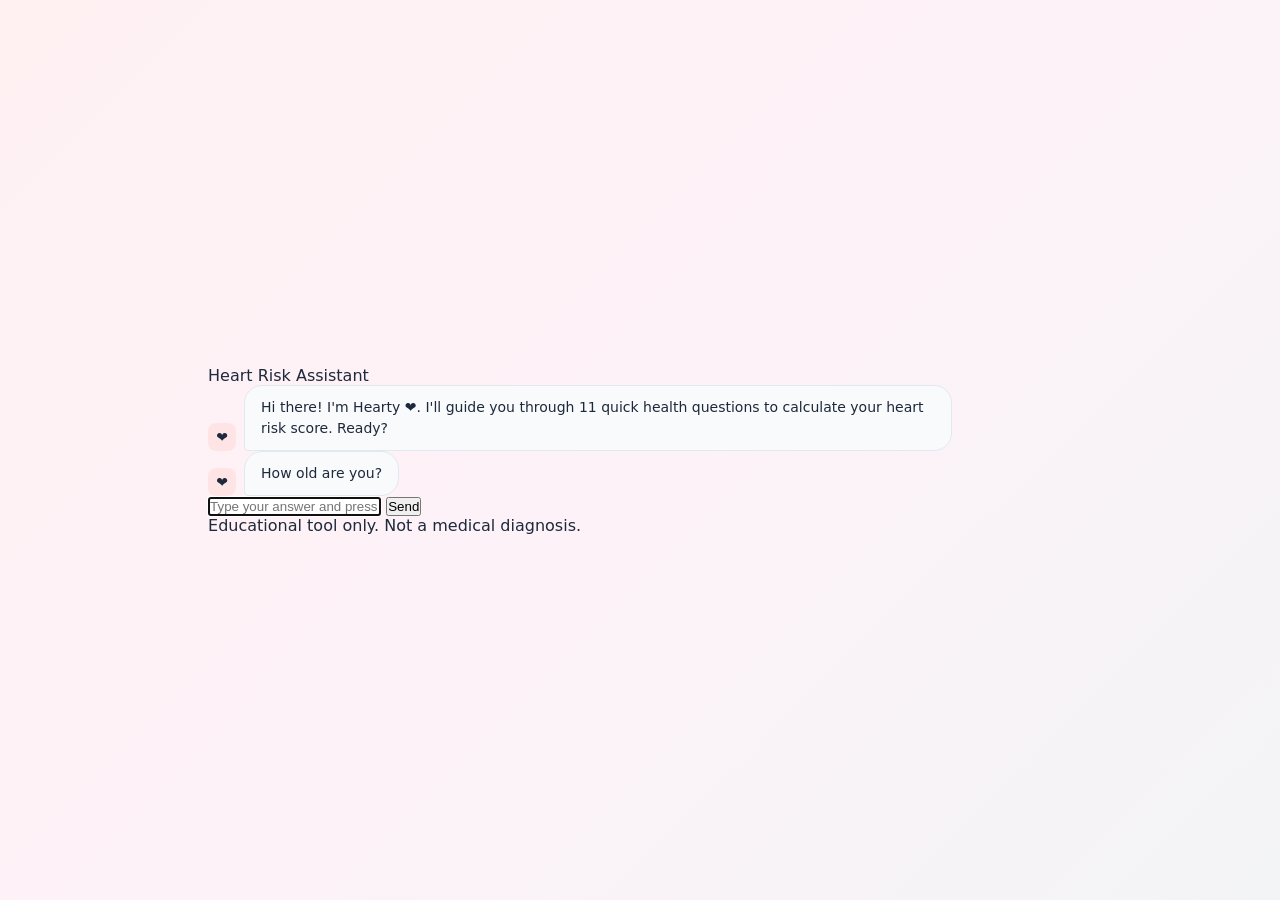
<file: index.html>
<!doctype html>
<html lang="en">
<head>
  <meta charset="utf-8">
  <meta name="viewport" content="width=device-width, initial-scale=1">
  <title>Heart Risk Chatbot</title>
  <link rel="stylesheet" href="/static/style.css">
</head>
<body>
  <div class="chat">
    <div class="header">Heart Risk Assistant</div>
    <div id="messages"></div>
    <div id="options"></div>
    <div class="input-row">
      <input id="input" type="text" placeholder="Type your answer..." autocomplete="off">
      <button id="send">Send</button>
    </div>
    <div class="note">Educational tool only. Not a medical diagnosis.</div>
  </div>
  <script src="/static/chat.js"></script>
</body>
</html>
</file>
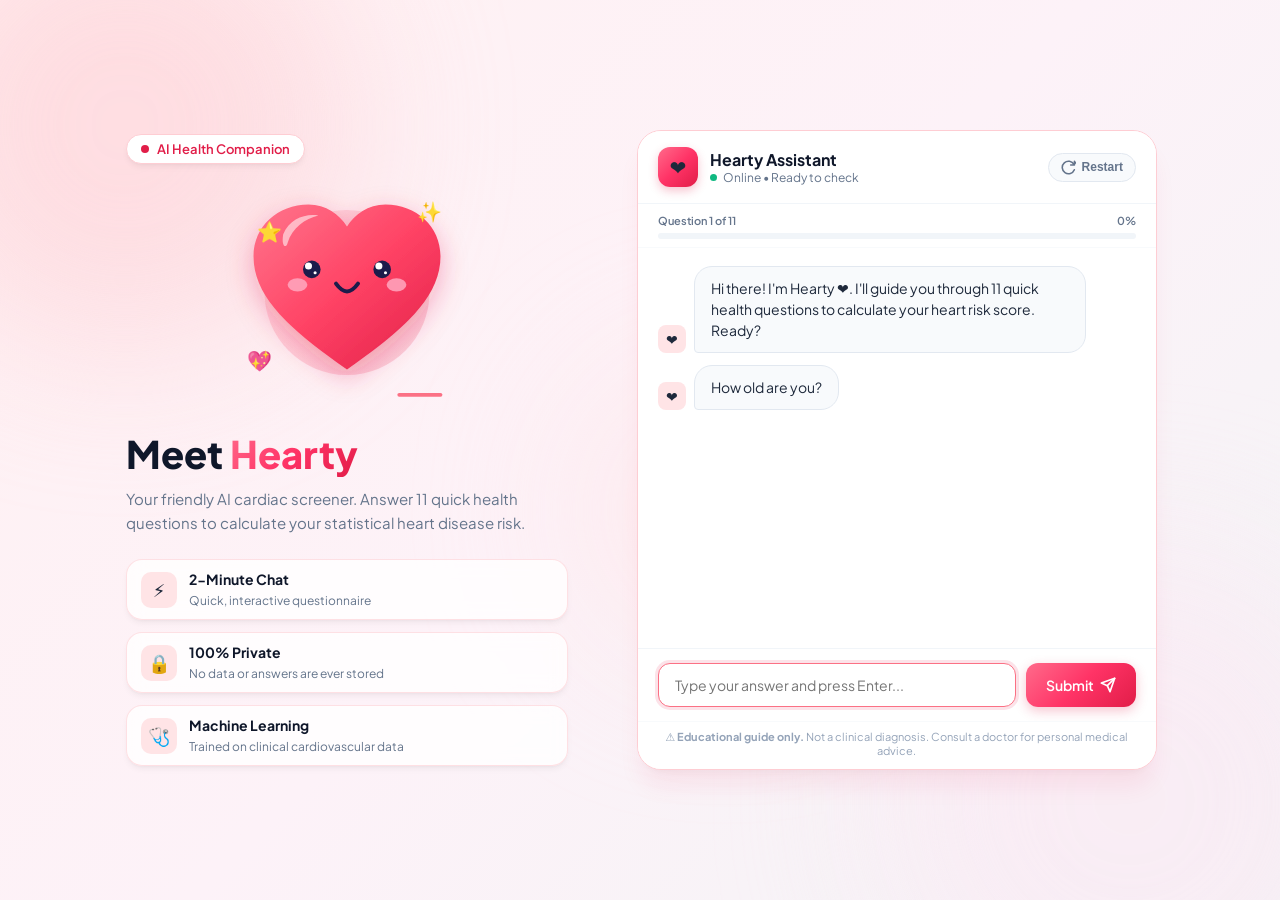
<file: templates/index.html>
<!doctype html>
<html lang="en">
<head>
  <meta charset="utf-8">
  <meta name="viewport" content="width=device-width, initial-scale=1">
  <title>Hearty — Cute Heart Health Screener</title>
  <link rel="preconnect" href="https://fonts.googleapis.com">
  <link rel="preconnect" href="https://fonts.gstatic.com" crossorigin>
  <link href="https://fonts.googleapis.com/css2?family=Plus+Jakarta+Sans:wght@400;500;600;700;800&display=swap" rel="stylesheet">
  <link rel="stylesheet" href="/static/style.css">
</head>
<body>
  <div class="page-background">
    <div class="blob blob-1"></div>
    <div class="blob blob-2"></div>
    <div class="blob blob-3"></div>
  </div>

  <div class="app-layout">
    <!-- Left Hero Column -->
    <header class="hero-sidebar">
      <div class="badge-pill">
        <span class="pulse-dot"></span>
        <span>AI Health Companion</span>
      </div>

      <div class="mascot-container">
        <!-- Cute Animated SVG Heart Mascot -->
        <svg class="cute-heart-svg" viewBox="0 0 200 200" xmlns="http://www.w3.org/2000/svg">
          <defs>
            <linearGradient id="heartGrad" x1="0%" y1="0%" x2="100%" y2="100%">
              <stop offset="0%" stop-color="#ff758c" />
              <stop offset="50%" stop-color="#ff4365" />
              <stop offset="100%" stop-color="#e11d48" />
            </linearGradient>
            <filter id="softShadow" x="-20%" y="-20%" width="140%" height="140%">
              <feDropShadow dx="0" dy="8" stdDeviation="12" flood-color="#e11d48" flood-opacity="0.3" />
            </filter>
          </defs>

          <!-- Ambient soft breathing aura -->
          <circle class="heart-aura" cx="100" cy="95" r="75" fill="url(#heartGrad)" opacity="0.18" />

          <!-- Heart Main Body -->
          <g class="heart-beat-group" filter="url(#softShadow)">
            <path class="heart-body" d="M100,165 C50,130 15,100 15,62 C15,35 37,15 65,15 C81,15 93,24 100,35 C107,24 119,15 135,15 C163,15 185,35 185,62 C185,100 150,130 100,165 Z" fill="url(#heartGrad)" />

            <!-- Shiny highlight reflection -->
            <path d="M42,42 C48,28 62,23 74,25 C62,28 50,36 46,50 C45,55 40,54 42,42 Z" fill="#ffffff" opacity="0.55" />

            <!-- Cute Cheeks -->
            <ellipse class="cheek" cx="55" cy="88" rx="9" ry="6" fill="#ffa8c0" opacity="0.85" />
            <ellipse class="cheek" cx="145" cy="88" rx="9" ry="6" fill="#ffa8c0" opacity="0.85" />

            <!-- Kawaii Eyes -->
            <g class="eyes">
              <!-- Left Eye -->
              <circle cx="68" cy="74" r="8" fill="#1e1b4b" />
              <circle cx="65" cy="71" r="3.2" fill="#ffffff" />
              <circle cx="71" cy="77" r="1.4" fill="#ffffff" />

              <!-- Right Eye -->
              <circle cx="132" cy="74" r="8" fill="#1e1b4b" />
              <circle cx="129" cy="71" r="3.2" fill="#ffffff" />
              <circle cx="135" cy="77" r="1.4" fill="#ffffff" />
            </g>

            <!-- Cute Happy Smile -->
            <path class="mouth" d="M90,87 Q100,101 110,87" fill="none" stroke="#1e1b4b" stroke-width="3.6" stroke-linecap="round" />
          </g>

          <!-- Animated ECG Heartbeat Rhythm Line -->
          <path class="ecg-line" d="M15,188 L65,188 L75,176 L84,196 L95,166 L105,198 L114,188 L185,188" fill="none" stroke="#fb7185" stroke-width="3.5" stroke-linecap="round" stroke-linejoin="round" />
        </svg>

        <!-- Floating decorative sparkles -->
        <span class="sparkle sparkle-1">✨</span>
        <span class="sparkle sparkle-2">💖</span>
        <span class="sparkle sparkle-3">⭐</span>
      </div>

      <div class="hero-text">
        <h1 class="hero-title">Meet <span class="gradient-text">Hearty</span></h1>
        <p class="hero-desc">
          Your friendly AI cardiac screener. Answer 11 quick health questions to calculate your statistical heart disease risk.
        </p>
      </div>

      <div class="features-list">
        <div class="feature-item">
          <div class="feature-icon">⚡</div>
          <div class="feature-body">
            <strong>2-Minute Chat</strong>
            <span>Quick, interactive questionnaire</span>
          </div>
        </div>

        <div class="feature-item">
          <div class="feature-icon">🔒</div>
          <div class="feature-body">
            <strong>100% Private</strong>
            <span>No data or answers are ever stored</span>
          </div>
        </div>

        <div class="feature-item">
          <div class="feature-icon">🩺</div>
          <div class="feature-body">
            <strong>Machine Learning</strong>
            <span>Trained on clinical cardiovascular data</span>
          </div>
        </div>
      </div>
    </header>

    <!-- Right Chat Assistant Column -->
    <main class="chat-container">
      <div class="chat-box">
        <!-- Chat Header -->
        <div class="chat-topbar">
          <div class="chat-bot-info">
            <div class="mini-avatar">
              <span>❤️</span>
            </div>
            <div>
              <h2 class="bot-title">Hearty Assistant</h2>
              <span class="bot-subtitle"><span class="active-dot"></span> Online • Ready to check</span>
            </div>
          </div>
          <button id="reset-btn" class="restart-btn" title="Start over">
            <svg width="15" height="15" viewBox="0 0 24 24" fill="none" stroke="currentColor" stroke-width="2.5" stroke-linecap="round" stroke-linejoin="round"><path d="M21.5 2v6h-6M21.34 15.57a10 10 0 1 1-.57-8.38l5.67-5.67"/></svg>
            <span>Restart</span>
          </button>
        </div>

        <!-- Question Progress Bar -->
        <div class="progress-bar-wrapper">
          <div class="progress-info">
            <span id="progress-label">Question 1 of 11</span>
            <span id="progress-percent">0%</span>
          </div>
          <div class="progress-track">
            <div id="progress-bar" class="progress-fill" style="width: 0%;"></div>
          </div>
        </div>

        <!-- Chat Messages Scroll Area -->
        <div id="messages" class="messages-area"></div>

        <!-- Multiple Choice Quick Reply Options -->
        <div id="options" class="options-container"></div>

        <!-- Text Input Row for Numerical Questions -->
        <div class="input-container">
          <input id="input" type="text" placeholder="Type your answer here..." autocomplete="off">
          <button id="send" class="send-btn">
            <span>Submit</span>
            <svg width="16" height="16" viewBox="0 0 24 24" fill="none" stroke="currentColor" stroke-width="2.5" stroke-linecap="round" stroke-linejoin="round"><line x1="22" y1="2" x2="11" y2="13"></line><polygon points="22 2 15 22 11 13 2 9 22 2"></polygon></svg>
          </button>
        </div>

        <!-- Disclaimer Footer -->
        <footer class="chat-footer">
          <span>⚠️ <strong>Educational guide only.</strong> Not a clinical diagnosis. Consult a doctor for personal medical advice.</span>
        </footer>
      </div>
    </main>
  </div>

  <script src="/static/chat.js"></script>
</body>
</html>
</file>
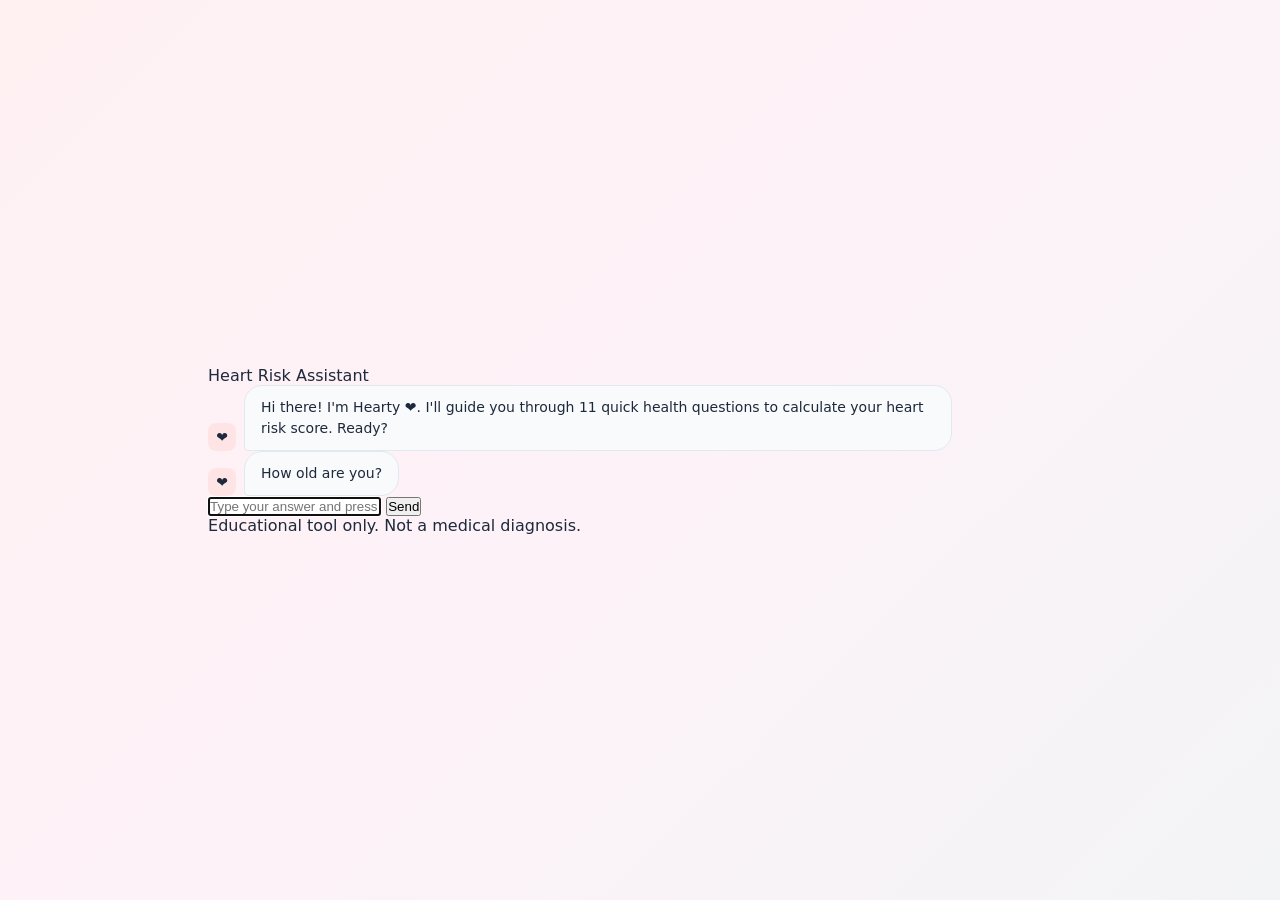
<file: indexxx.html>
<!doctype html>
<html lang="en">
<head>
  <meta charset="utf-8">
  <meta name="viewport" content="width=device-width, initial-scale=1">
  <title>Heart Risk Chatbot</title>
  <link rel="stylesheet" href="/static/style.css">
</head>
<body>
  <div class="chat">
    <div class="header">Heart Risk Assistant</div>
    <div id="messages"></div>
    <div id="options"></div>
    <div class="input-row">
      <input id="input" type="text" placeholder="Type your answer..." autocomplete="off">
      <button id="send">Send</button>
    </div>
    <div class="note">Educational tool only. Not a medical diagnosis.</div>
  </div>
  <script src="/static/chat.js"></script>
</body>
</html>
</file>
<file: static/style.css>
/* =========================================================
   HEARTY - CUTE HEART HEALTH SCREENER STYLES
   ========================================================= */

:root {
  --primary: #e11d48;
  --primary-hover: #be123c;
  --primary-light: #ffe4e6;
  --primary-gradient: linear-gradient(135deg, #ff6b8b 0%, #ff3366 50%, #e11d48 100%);
  --bg-gradient: linear-gradient(135deg, #fff1f2 0%, #fdf2f8 50%, #f3f4f6 100%);
  --surface: #ffffff;
  --text-main: #1e293b;
  --text-muted: #64748b;
  --border: #f1f5f9;
  --shadow-sm: 0 4px 6px -1px rgba(0, 0, 0, 0.05), 0 2px 4px -2px rgba(0, 0, 0, 0.05);
  --shadow-lg: 0 20px 25px -5px rgba(225, 29, 72, 0.08), 0 8px 10px -6px rgba(0, 0, 0, 0.04);
  --radius-lg: 24px;
  --radius-md: 16px;
  --radius-pill: 9999px;
  --font-sans: 'Plus Jakarta Sans', system-ui, -apple-system, sans-serif;
}

* {
  box-sizing: border-box;
  margin: 0;
  padding: 0;
}

body {
  font-family: var(--font-sans);
  background: var(--bg-gradient);
  color: var(--text-main);
  min-height: 100vh;
  display: flex;
  justify-content: center;
  align-items: center;
  position: relative;
  overflow-x: hidden;
}

/* Background floating decorative gradient blobs */
.page-background {
  position: fixed;
  inset: 0;
  pointer-events: none;
  z-index: 0;
  overflow: hidden;
}

.blob {
  position: absolute;
  border-radius: 50%;
  filter: blur(80px);
  opacity: 0.55;
}

.blob-1 {
  width: 450px;
  height: 450px;
  background: #fecdd3;
  top: -100px;
  left: -100px;
}

.blob-2 {
  width: 500px;
  height: 500px;
  background: #fce7f3;
  bottom: -150px;
  right: -100px;
}

.blob-3 {
  width: 300px;
  height: 300px;
  background: #ffe4e6;
  top: 40%;
  left: 45%;
}

/* Two-column App Container */
.app-layout {
  position: relative;
  z-index: 1;
  width: 100%;
  max-width: 1100px;
  min-height: 85vh;
  margin: 24px auto;
  padding: 16px;
  display: grid;
  grid-template-columns: 1fr 1.15fr;
  gap: 32px;
  align-items: center;
}

/* =========================================================
   HERO / MASCOT SIDEBAR
   ========================================================= */

.hero-sidebar {
  display: flex;
  flex-direction: column;
  justify-content: center;
  padding: 24px 20px;
}

.badge-pill {
  display: inline-flex;
  align-items: center;
  gap: 8px;
  padding: 6px 14px;
  background: #ffffff;
  border: 1px solid #fecdd3;
  border-radius: var(--radius-pill);
  font-size: 13px;
  font-weight: 600;
  color: var(--primary);
  width: fit-content;
  box-shadow: var(--shadow-sm);
  margin-bottom: 24px;
}

.pulse-dot {
  width: 8px;
  height: 8px;
  border-radius: 50%;
  background: var(--primary);
  box-shadow: 0 0 0 0 rgba(225, 29, 72, 0.6);
  animation: pulse-ring 2s infinite;
}

@keyframes pulse-ring {
  0% { transform: scale(0.95); box-shadow: 0 0 0 0 rgba(225, 29, 72, 0.7); }
  70% { transform: scale(1); box-shadow: 0 0 0 10px rgba(225, 29, 72, 0); }
  100% { transform: scale(0.95); box-shadow: 0 0 0 0 rgba(225, 29, 72, 0); }
}

/* Cute SVG Character Container */
.mascot-container {
  position: relative;
  width: 220px;
  height: 220px;
  margin: 0 auto 24px;
}

.cute-heart-svg {
  width: 100%;
  height: 100%;
  overflow: visible;
}

/* Heartbeat Animation */
.heart-beat-group {
  transform-origin: 100px 95px;
  animation: heartbeat 2.2s infinite ease-in-out;
}

@keyframes heartbeat {
  0%, 100% { transform: scale(1); }
  14% { transform: scale(1.08); }
  28% { transform: scale(1); }
  42% { transform: scale(1.05); }
  70% { transform: scale(1); }
}

.heart-aura {
  transform-origin: 100px 95px;
  animation: aura-breathe 2.2s infinite ease-in-out;
}

@keyframes aura-breathe {
  0%, 100% { transform: scale(0.9); opacity: 0.15; }
  20% { transform: scale(1.15); opacity: 0.3; }
  40% { transform: scale(1); opacity: 0.2; }
}

/* Animated ECG Pulse Line */
.ecg-line {
  stroke-dasharray: 200;
  stroke-dashoffset: 200;
  animation: ecg-flow 3s ease-in-out infinite;
}

@keyframes ecg-flow {
  0% { stroke-dashoffset: 200; opacity: 0.2; }
  50% { stroke-dashoffset: 0; opacity: 0.9; }
  100% { stroke-dashoffset: -200; opacity: 0.2; }
}

/* Sparkles animation */
.sparkle {
  position: absolute;
  user-select: none;
  font-size: 20px;
  animation: float-sparkle 3s ease-in-out infinite;
}

.sparkle-1 { top: 10px; right: 15px; animation-delay: 0s; }
.sparkle-2 { bottom: 35px; left: 10px; animation-delay: 1s; }
.sparkle-3 { top: 30px; left: 20px; animation-delay: 1.8s; }

@keyframes float-sparkle {
  0%, 100% { transform: translateY(0) scale(1) rotate(0deg); opacity: 0.8; }
  50% { transform: translateY(-8px) scale(1.2) rotate(15deg); opacity: 1; }
}

.hero-title {
  font-size: 38px;
  font-weight: 800;
  line-height: 1.15;
  color: #0f172a;
  margin-bottom: 12px;
}

.gradient-text {
  background: var(--primary-gradient);
  -webkit-background-clip: text;
  -webkit-text-fill-color: transparent;
}

.hero-desc {
  font-size: 15px;
  line-height: 1.6;
  color: var(--text-muted);
  margin-bottom: 24px;
}

.features-list {
  display: flex;
  flex-direction: column;
  gap: 12px;
}

.feature-item {
  display: flex;
  align-items: center;
  gap: 12px;
  padding: 10px 14px;
  background: rgba(255, 255, 255, 0.8);
  backdrop-filter: blur(8px);
  border: 1px solid rgba(254, 205, 211, 0.6);
  border-radius: var(--radius-md);
  box-shadow: var(--shadow-sm);
  transition: transform 0.2s ease, box-shadow 0.2s ease;
}

.feature-item:hover {
  transform: translateY(-2px);
  box-shadow: 0 6px 12px rgba(225, 29, 72, 0.08);
}

.feature-icon {
  width: 36px;
  height: 36px;
  border-radius: 10px;
  background: var(--primary-light);
  display: flex;
  align-items: center;
  justify-content: center;
  font-size: 18px;
  flex-shrink: 0;
}

.feature-body strong {
  display: block;
  font-size: 14px;
  color: #0f172a;
}

.feature-body span {
  font-size: 12px;
  color: var(--text-muted);
}

/* =========================================================
   CHATBOX CARD
   ========================================================= */

.chat-container {
  display: flex;
  justify-content: center;
}

.chat-box {
  width: 100%;
  max-width: 520px;
  height: 640px;
  background: #ffffff;
  border-radius: var(--radius-lg);
  box-shadow: var(--shadow-lg);
  border: 1px solid #fecdd3;
  display: flex;
  flex-direction: column;
  overflow: hidden;
  position: relative;
}

/* Chat Header */
.chat-topbar {
  display: flex;
  align-items: center;
  justify-content: space-between;
  padding: 16px 20px;
  background: #ffffff;
  border-bottom: 1px solid #f1f5f9;
}

.chat-bot-info {
  display: flex;
  align-items: center;
  gap: 12px;
}

.mini-avatar {
  width: 40px;
  height: 40px;
  border-radius: 12px;
  background: var(--primary-gradient);
  display: flex;
  align-items: center;
  justify-content: center;
  font-size: 20px;
  box-shadow: 0 4px 10px rgba(225, 29, 72, 0.25);
}

.bot-title {
  font-size: 16px;
  font-weight: 700;
  color: #0f172a;
}

.bot-subtitle {
  font-size: 12px;
  color: var(--text-muted);
  display: flex;
  align-items: center;
  gap: 6px;
}

.active-dot {
  width: 7px;
  height: 7px;
  border-radius: 50%;
  background: #10b981;
}

.restart-btn {
  display: inline-flex;
  align-items: center;
  gap: 6px;
  padding: 6px 12px;
  border: 1px solid #e2e8f0;
  border-radius: var(--radius-pill);
  background: #f8fafc;
  color: var(--text-muted);
  font-size: 12px;
  font-weight: 600;
  cursor: pointer;
  transition: all 0.2s;
}

.restart-btn:hover {
  background: #fee2e2;
  border-color: #fca5a5;
  color: var(--primary);
}

/* Progress bar */
.progress-bar-wrapper {
  padding: 10px 20px 8px;
  background: #fff;
  border-bottom: 1px solid #f8fafc;
}

.progress-info {
  display: flex;
  justify-content: space-between;
  font-size: 11px;
  font-weight: 600;
  color: var(--text-muted);
  margin-bottom: 6px;
}

.progress-track {
  width: 100%;
  height: 6px;
  background: #f1f5f9;
  border-radius: var(--radius-pill);
  overflow: hidden;
}

.progress-fill {
  height: 100%;
  background: var(--primary-gradient);
  border-radius: var(--radius-pill);
  transition: width 0.4s cubic-bezier(0.4, 0, 0.2, 1);
}

/* Messages Scrollable Area */
.messages-area {
  flex: 1;
  overflow-y: auto;
  padding: 18px 20px;
  display: flex;
  flex-direction: column;
  gap: 12px;
  scroll-behavior: smooth;
}

.messages-area::-webkit-scrollbar {
  width: 6px;
}

.messages-area::-webkit-scrollbar-thumb {
  background: #cbd5e1;
  border-radius: 4px;
}

/* Chat Messages */
.msg-row {
  display: flex;
  align-items: flex-end;
  gap: 8px;
  animation: pop-in 0.25s cubic-bezier(0.16, 1, 0.3, 1);
}

@keyframes pop-in {
  from { opacity: 0; transform: translateY(6px); }
  to { opacity: 1; transform: translateY(0); }
}

.msg-row.user {
  justify-content: flex-end;
}

.msg-avatar {
  width: 28px;
  height: 28px;
  border-radius: 8px;
  background: var(--primary-light);
  display: flex;
  align-items: center;
  justify-content: center;
  font-size: 14px;
  flex-shrink: 0;
}

.msg-bubble {
  max-width: 82%;
  padding: 11px 16px;
  border-radius: 18px;
  font-size: 14px;
  line-height: 1.5;
  word-break: break-word;
}

.msg-row.bot .msg-bubble {
  background: #f8fafc;
  color: #1e293b;
  border-bottom-left-radius: 4px;
  border: 1px solid #e2e8f0;
}

.msg-row.user .msg-bubble {
  background: var(--primary-gradient);
  color: #ffffff;
  border-bottom-right-radius: 4px;
  box-shadow: 0 4px 10px rgba(225, 29, 72, 0.2);
}

/* Typing indicator */
.typing-dots {
  display: inline-flex;
  align-items: center;
  gap: 4px;
  padding: 4px 6px;
}

.typing-dots span {
  width: 6px;
  height: 6px;
  border-radius: 50%;
  background: #94a3b8;
  animation: bounce 1.2s infinite ease-in-out;
}

.typing-dots span:nth-child(2) { animation-delay: 0.2s; }
.typing-dots span:nth-child(3) { animation-delay: 0.4s; }

@keyframes bounce {
  0%, 80%, 100% { transform: translateY(0); }
  40% { transform: translateY(-6px); }
}

/* Result Card in chat */
.result-card {
  width: 100%;
  border-radius: 16px;
  padding: 16px;
  margin-top: 6px;
  box-shadow: var(--shadow-sm);
}

.result-card.low {
  background: #ecfdf5;
  border: 1px solid #a7f3d0;
  color: #065f46;
}

.result-card.moderate {
  background: #fffbeb;
  border: 1px solid #fde68a;
  color: #92400e;
}

.result-card.high {
  background: #fff1f2;
  border: 1px solid #fecdd3;
  color: #9f1239;
}

.result-header {
  display: flex;
  align-items: center;
  justify-content: space-between;
  margin-bottom: 8px;
}

.result-tag {
  display: inline-block;
  padding: 4px 10px;
  border-radius: var(--radius-pill);
  font-size: 12px;
  font-weight: 700;
  text-transform: uppercase;
}

.result-card.low .result-tag { background: #10b981; color: #fff; }
.result-card.moderate .result-tag { background: #f59e0b; color: #fff; }
.result-card.high .result-tag { background: #e11d48; color: #fff; }

.result-score {
  font-size: 24px;
  font-weight: 800;
}

.result-tip {
  font-size: 13px;
  line-height: 1.5;
  margin-top: 6px;
  opacity: 0.9;
}

/* Multiple-choice button pills */
.options-container {
  display: flex;
  flex-wrap: wrap;
  gap: 8px;
  padding: 8px 20px 12px;
}

.options-container button {
  padding: 9px 16px;
  border: 1.5px solid #fecdd3;
  background: #ffffff;
  color: var(--primary);
  font-family: inherit;
  font-size: 13.5px;
  font-weight: 600;
  border-radius: var(--radius-pill);
  cursor: pointer;
  transition: all 0.2s cubic-bezier(0.16, 1, 0.3, 1);
  box-shadow: 0 2px 4px rgba(225, 29, 72, 0.04);
}

.options-container button:hover {
  background: var(--primary-gradient);
  color: #ffffff;
  border-color: transparent;
  transform: translateY(-2px);
  box-shadow: 0 4px 10px rgba(225, 29, 72, 0.25);
}

.options-container button:active {
  transform: translateY(0);
}

/* User text input */
.input-container {
  display: flex;
  gap: 10px;
  padding: 14px 20px;
  border-top: 1px solid #f1f5f9;
  background: #ffffff;
}

.input-container input {
  flex: 1;
  padding: 12px 16px;
  border: 1.5px solid #e2e8f0;
  border-radius: 12px;
  font-family: inherit;
  font-size: 14px;
  color: var(--text-main);
  outline: none;
  transition: border-color 0.2s, box-shadow 0.2s;
}

.input-container input:focus {
  border-color: #fb7185;
  box-shadow: 0 0 0 3px rgba(225, 29, 72, 0.12);
}

.send-btn {
  display: inline-flex;
  align-items: center;
  gap: 6px;
  padding: 12px 20px;
  background: var(--primary-gradient);
  color: #ffffff;
  border: 0;
  border-radius: 12px;
  font-family: inherit;
  font-size: 14px;
  font-weight: 600;
  cursor: pointer;
  box-shadow: 0 4px 12px rgba(225, 29, 72, 0.25);
  transition: all 0.2s ease;
}

.send-btn:hover {
  transform: translateY(-1px);
  box-shadow: 0 6px 16px rgba(225, 29, 72, 0.35);
}

.send-btn:disabled, .input-container input:disabled {
  opacity: 0.5;
  cursor: not-allowed;
  transform: none;
}

/* Disclaimer footer */
.chat-footer {
  text-align: center;
  font-size: 11px;
  color: #94a3b8;
  padding: 8px 16px 12px;
  background: #ffffff;
  border-top: 1px solid #f8fafc;
}

/* Responsive Breakpoints */
@media (max-width: 880px) {
  .app-layout {
    grid-template-columns: 1fr;
    max-width: 520px;
    margin: 10px auto;
    gap: 20px;
  }

  .hero-sidebar {
    text-align: center;
    align-items: center;
    padding: 10px 10px 0;
  }

  .mascot-container {
    width: 170px;
    height: 170px;
    margin-bottom: 12px;
  }

  .hero-title {
    font-size: 28px;
  }

  .features-list {
    display: none; /* Hide feature cards on small screens to prioritize the chat */
  }

  .chat-box {
    height: 580px;
  }
}
</file>
